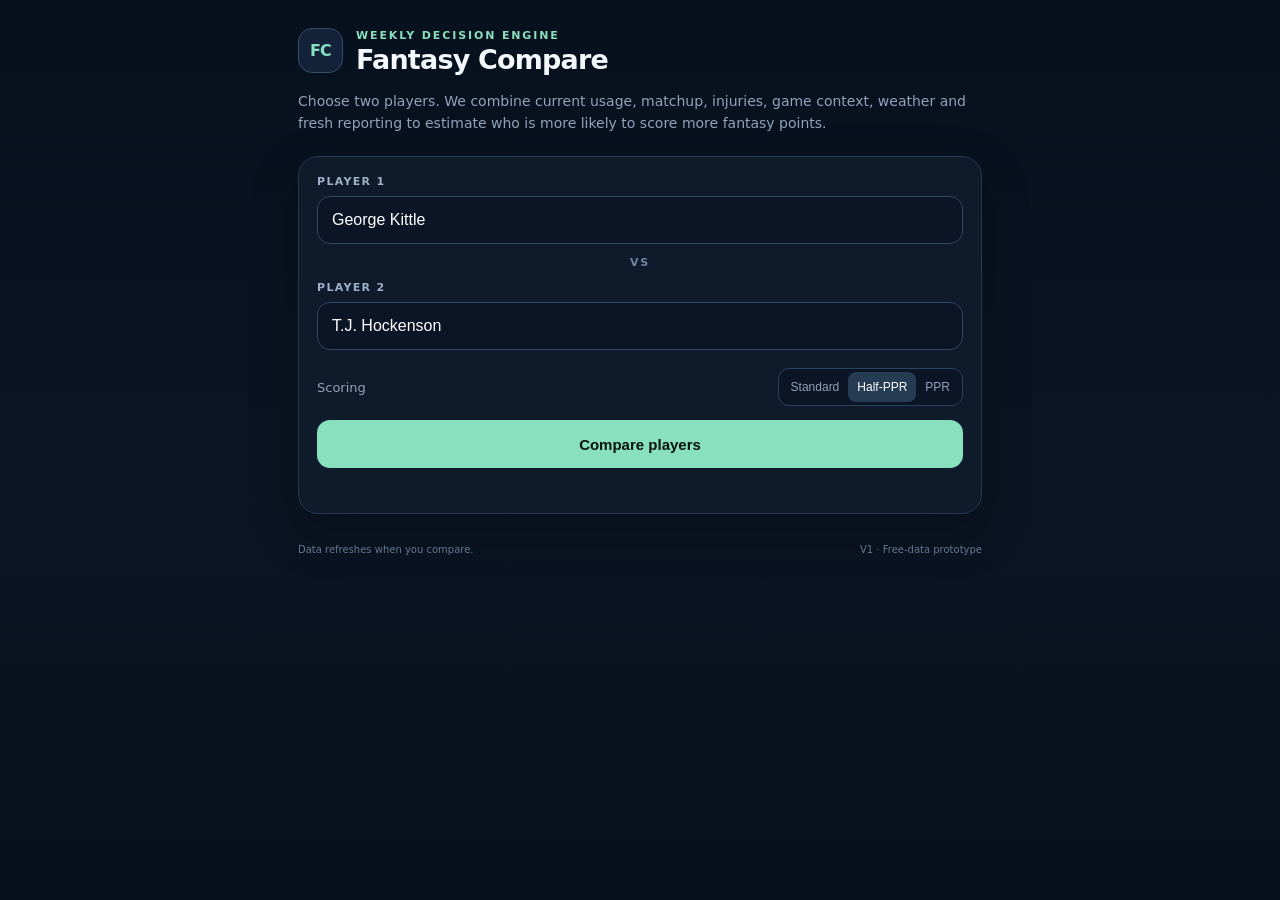
<file: index.html>
<!doctype html>
<html lang="en">
<head>
  <meta charset="utf-8" />
  <meta name="viewport" content="width=device-width,initial-scale=1,viewport-fit=cover" />
  <meta name="theme-color" content="#0b1220" />
  <title>Fantasy Compare</title>
  <link rel="stylesheet" href="/static/style.css" />
</head>
<body>
  <main class="shell">
    <header class="hero">
      <div class="brandmark">FC</div>
      <div><div class="eyebrow">WEEKLY DECISION ENGINE</div><h1>Fantasy Compare</h1></div>
    </header>
    <p class="intro">Choose two players. We combine current usage, matchup, injuries, game context, weather and fresh reporting to estimate who is more likely to score more fantasy points.</p>

    <section class="compare-card">
      <div class="player-input-block">
        <label for="playerA">PLAYER 1</label>
        <div class="search-wrap">
          <input id="playerA" autocomplete="off" placeholder="Start typing a player…" value="George Kittle" />
          <div id="suggestA" class="suggestions hidden"></div>
        </div>
      </div>
      <div class="versus">VS</div>
      <div class="player-input-block">
        <label for="playerB">PLAYER 2</label>
        <div class="search-wrap">
          <input id="playerB" autocomplete="off" placeholder="Start typing a player…" value="T.J. Hockenson" />
          <div id="suggestB" class="suggestions hidden"></div>
        </div>
      </div>
      <div class="scoring-row">
        <span>Scoring</span>
        <div class="segmented" role="group" aria-label="Scoring format">
          <button type="button" data-score="standard">Standard</button>
          <button type="button" data-score="half-ppr" class="active">Half-PPR</button>
          <button type="button" data-score="ppr">PPR</button>
        </div>
      </div>
      <button id="compareBtn" class="primary">Compare players</button>
      <div id="formMessage" class="form-message" aria-live="polite"></div>
    </section>

    <section id="loading" class="loading hidden"><div class="spinner"></div><div><strong>Building the matchup</strong><span>Pulling fresh stats and context…</span></div></section>
    <section id="results" class="hidden"></section>
    <footer><span>Data refreshes when you compare.</span><span>V1 · Free-data prototype</span></footer>
  </main>
  <script src="/static/app.js" defer></script>
</body>
</html>
</file>
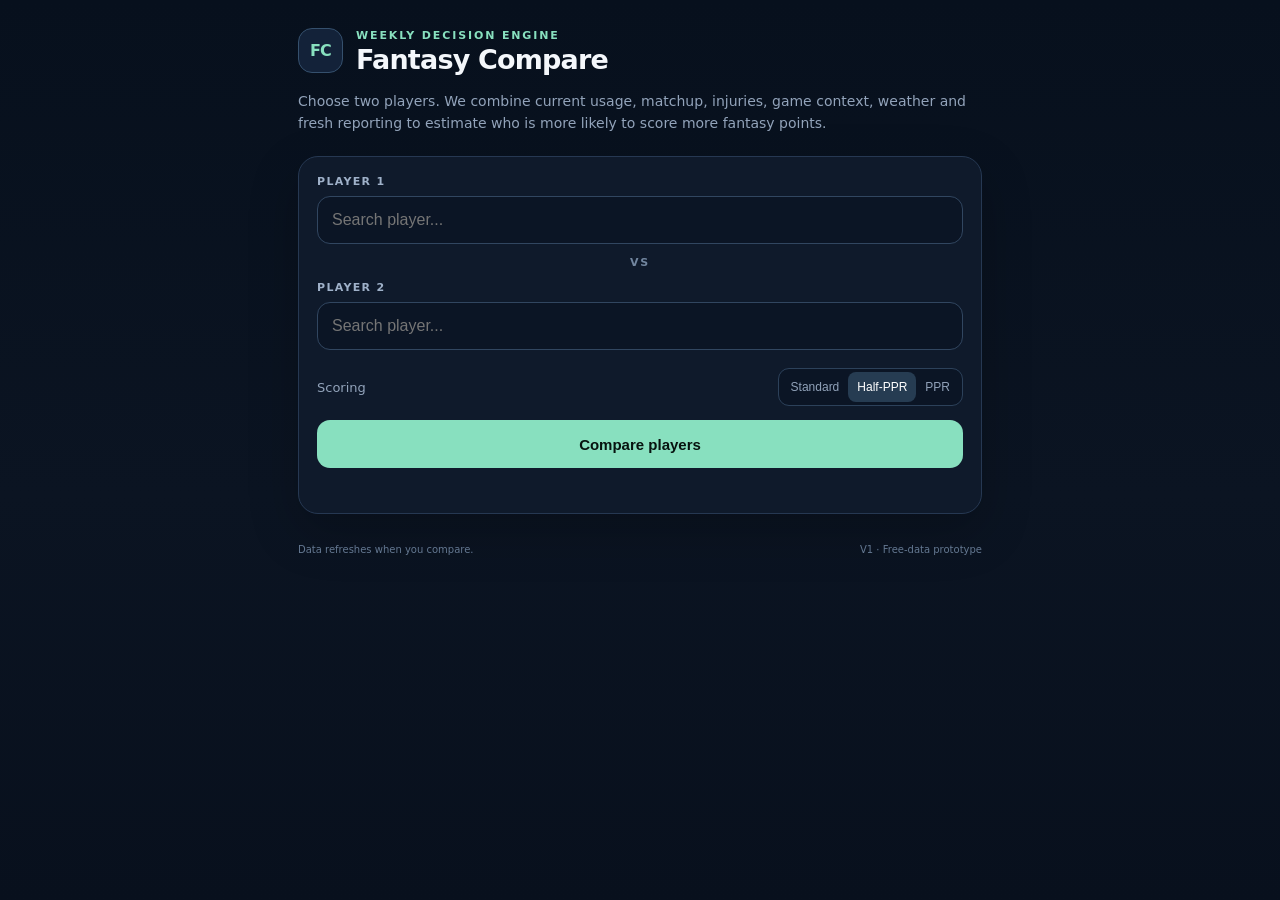
<file: templates/index.html>
<!doctype html>
<html lang="en">
<head>
  <meta charset="utf-8" />
  <meta name="viewport" content="width=device-width,initial-scale=1,viewport-fit=cover" />
  <meta name="theme-color" content="#0b1220" />
  <title>Fantasy Compare</title>
  <link rel="stylesheet" href="/static/style.css" />
</head>
<body>
  <main class="shell">
    <header class="hero">
      <div class="brandmark">FC</div>
      <div><div class="eyebrow">WEEKLY DECISION ENGINE</div><h1>Fantasy Compare</h1></div>
    </header>
    <p class="intro">Choose two players. We combine current usage, matchup, injuries, game context, weather and fresh reporting to estimate who is more likely to score more fantasy points.</p>

    <section class="compare-card">
      <div class="player-input-block">
        <label for="playerA">PLAYER 1</label>
        <div class="search-wrap">
    <input id="playerA" autocomplete="off" placeholder="Search player..." />
    <img id="playerAImage" class="player-headshot hidden" alt="" />
    <div id="suggestA" class="suggestions hidden"></div>
        </div>
      </div>
      <div class="versus">VS</div>
      <div class="player-input-block">
        <label for="playerB">PLAYER 2</label>
       <div class="search-wrap">
    <input id="playerB" autocomplete="off" placeholder="Search player..." />
    <img id="playerBImage" class="player-headshot hidden" alt="" />
    <div id="suggestB" class="suggestions hidden"></div>
        </div>
      </div>
      <div class="scoring-row">
        <span>Scoring</span>
        <div class="segmented" role="group" aria-label="Scoring format">
          <button type="button" data-score="standard">Standard</button>
          <button type="button" data-score="half-ppr" class="active">Half-PPR</button>
          <button type="button" data-score="ppr">PPR</button>
        </div>
      </div>
      <button id="compareBtn" class="primary">Compare players</button>
      <div id="formMessage" class="form-message" aria-live="polite"></div>
    </section>

    <section id="loading" class="loading hidden"><div class="spinner"></div><div><strong>Building the matchup</strong><span>Pulling fresh stats and context…</span></div></section>
    <section id="results" class="hidden"></section>
    <footer><span>Data refreshes when you compare.</span><span>V1 · Free-data prototype</span></footer>
  </main>
  <script src="/static/app.js" defer></script>
</body>
</html>
</file>
<file: static/style.css>
:root{--bg:#08101d;--panel:#101b2d;--panel2:#142238;--text:#f4f7fb;--muted:#92a3ba;--line:#263852;--accent:#88e0bf;--accent2:#62c7a3;--warn:#f3ca7a;--bad:#f19b9b;--good:#88e0bf;--shadow:0 18px 50px rgba(0,0,0,.22)}*{box-sizing:border-box}body{margin:0;background:linear-gradient(180deg,#07101d 0%,#0b1422 55%,#08101d 100%);color:var(--text);font-family:Inter,ui-sans-serif,system-ui,-apple-system,BlinkMacSystemFont,"Segoe UI",sans-serif;min-height:100vh}.shell{max-width:720px;margin:0 auto;padding:28px 18px 48px}.hero{display:flex;gap:13px;align-items:center}.brandmark{width:45px;height:45px;border:1px solid #35506d;border-radius:14px;display:grid;place-items:center;background:#132239;color:var(--accent);font-weight:900;letter-spacing:-.05em}.eyebrow{font-size:11px;letter-spacing:.17em;color:var(--accent);font-weight:800}.hero h1{font-size:27px;line-height:1;margin:4px 0 0;letter-spacing:-.03em}.intro{color:var(--muted);line-height:1.55;font-size:14px;margin:18px 0 22px}.compare-card,.result-card,.analysis-card,.source-card{border:1px solid var(--line);background:rgba(16,27,45,.93);border-radius:20px;box-shadow:var(--shadow)}.compare-card{padding:18px}.player-input-block label{display:block;font-size:11px;font-weight:800;letter-spacing:.12em;color:#9fb1c9;margin-bottom:8px}.search-wrap{position:relative}input{width:100%;border:1px solid #314660;border-radius:13px;background:#0b1525;color:white;padding:14px 14px;font-size:16px;outline:none}input:focus{border-color:var(--accent2);box-shadow:0 0 0 3px rgba(98,199,163,.12)}.suggestions{position:absolute;top:calc(100% + 7px);left:0;right:0;background:#111e31;border:1px solid #34506c;border-radius:13px;z-index:20;overflow:hidden;box-shadow:var(--shadow)}.suggestion{width:100%;background:none;border:0;color:white;text-align:left;padding:12px 13px;display:flex;justify-content:space-between;gap:8px;font-size:14px}.suggestion:hover,.suggestion:focus{background:#1a2b43}.suggestion small{color:var(--muted)}.hidden{display:none!important}.versus{text-align:center;font-size:11px;color:#72869f;font-weight:900;letter-spacing:.16em;padding:12px 0}.scoring-row{display:flex;align-items:center;justify-content:space-between;gap:10px;margin:18px 0 14px;font-size:13px;color:var(--muted)}.segmented{display:flex;background:#0b1525;border:1px solid #2c415a;border-radius:11px;padding:3px}.segmented button{border:0;background:transparent;color:#91a2b9;padding:8px 9px;border-radius:8px;font-size:12px}.segmented button.active{background:#263c52;color:white}.primary{width:100%;border:0;border-radius:13px;background:var(--accent);color:#07130f;font-weight:900;font-size:15px;padding:14px;min-height:48px}.primary:disabled{opacity:.55}.form-message{font-size:13px;color:var(--bad);margin-top:9px;min-height:18px}.loading{margin:20px 0;padding:16px;border:1px solid var(--line);border-radius:16px;display:flex;align-items:center;gap:13px;background:#0f1a2b}.loading strong,.loading span{display:block}.loading span{font-size:12px;color:var(--muted);margin-top:2px}.spinner{width:22px;height:22px;border:3px solid #2a4359;border-top-color:var(--accent);border-radius:50%;animation:spin .8s linear infinite}@keyframes spin{to{transform:rotate(360deg)}}#results{margin-top:22px}.result-card{padding:20px}.topline{display:flex;justify-content:space-between;align-items:flex-start;gap:15px}.kicker{font-size:11px;color:var(--muted);text-transform:uppercase;letter-spacing:.12em;font-weight:800}.winner-name{font-size:28px;line-height:1.05;margin:5px 0 4px;letter-spacing:-.04em}.meta{color:var(--muted);font-size:13px}.prob{text-align:right}.prob strong{font-size:42px;line-height:.95;color:var(--accent);letter-spacing:-.06em}.prob span{display:block;font-size:11px;color:var(--muted);max-width:100px;margin-top:5px}.bar{height:10px;background:#1c2b3f;border-radius:30px;overflow:hidden;margin:20px 0 8px}.bar>div{height:100%;background:linear-gradient(90deg,var(--accent2),var(--accent));border-radius:30px}.versus-prob{display:flex;justify-content:space-between;color:var(--muted);font-size:11px}.projection-grid{display:grid;grid-template-columns:repeat(3,1fr);gap:8px;margin-top:18px}.statbox{background:#0b1525;border:1px solid #20344b;border-radius:12px;padding:11px;text-align:center}.statbox span{display:block;color:var(--muted);font-size:10px;text-transform:uppercase;letter-spacing:.09em}.statbox strong{font-size:18px;display:block;margin-top:3px}.projection-line{margin-top:15px;padding-top:14px;border-top:1px solid var(--line);display:flex;justify-content:space-between;gap:12px;font-size:13px}.confidence{color:var(--accent)}.section-title{font-size:17px;margin:24px 0 10px}.analysis-list{display:grid;gap:8px}.analysis-card{padding:13px 14px;box-shadow:none}.analysis-head{display:flex;justify-content:space-between;gap:10px}.analysis-head strong{font-size:13px}.impact{font-size:11px;font-weight:900}.impact.pos{color:var(--good)}.impact.neg{color:var(--bad)}.impact.neutral{color:var(--muted)}.analysis-card p{margin:5px 0 0;color:var(--muted);font-size:12px;line-height:1.45}.player-compare{display:grid;grid-template-columns:1fr 1fr;gap:9px;margin-top:14px}.mini-player{padding:13px;border:1px solid var(--line);border-radius:13px;background:#0b1525}.mini-player b{display:block;font-size:13px}.mini-player strong{font-size:20px;display:block;margin:3px 0}.mini-player span{font-size:11px;color:var(--muted)}.news-list,.sources-list{display:grid;gap:8px}.source-card{padding:12px 13px;box-shadow:none}.source-card a{color:var(--text);text-decoration:none;font-size:13px;font-weight:700;line-height:1.35}.source-card a:hover{text-decoration:underline}.source-meta{display:flex;justify-content:space-between;gap:10px;margin-top:5px;color:var(--muted);font-size:10px}.timestamp{font-size:11px;color:var(--muted);margin:7px 0 0}.method{font-size:11px;color:var(--muted);line-height:1.45;margin-top:15px}footer{display:flex;justify-content:space-between;gap:12px;margin-top:30px;color:#647891;font-size:10px}@media(max-width:480px){.shell{padding:22px 14px 38px}.topline{align-items:flex-start}.prob strong{font-size:36px}.winner-name{font-size:24px}.scoring-row{align-items:flex-start;flex-direction:column}.segmented{width:100%}.segmented button{flex:1}.projection-line{flex-direction:column}.source-meta{flex-direction:column;gap:2px}}@media(prefers-reduced-motion:reduce){.spinner{animation:none}}

.player-headshot {
  position: absolute;
  right: 14px;
  bottom: 0;
  width: 86px;
  height: 86px;
  object-fit: cover;
  object-position: top center;
  border-radius: 14px;
  pointer-events: none;
}

.search-wrap {
  position: relative;
}

.search-wrap input {
  padding-right: 110px;
}
</file>
